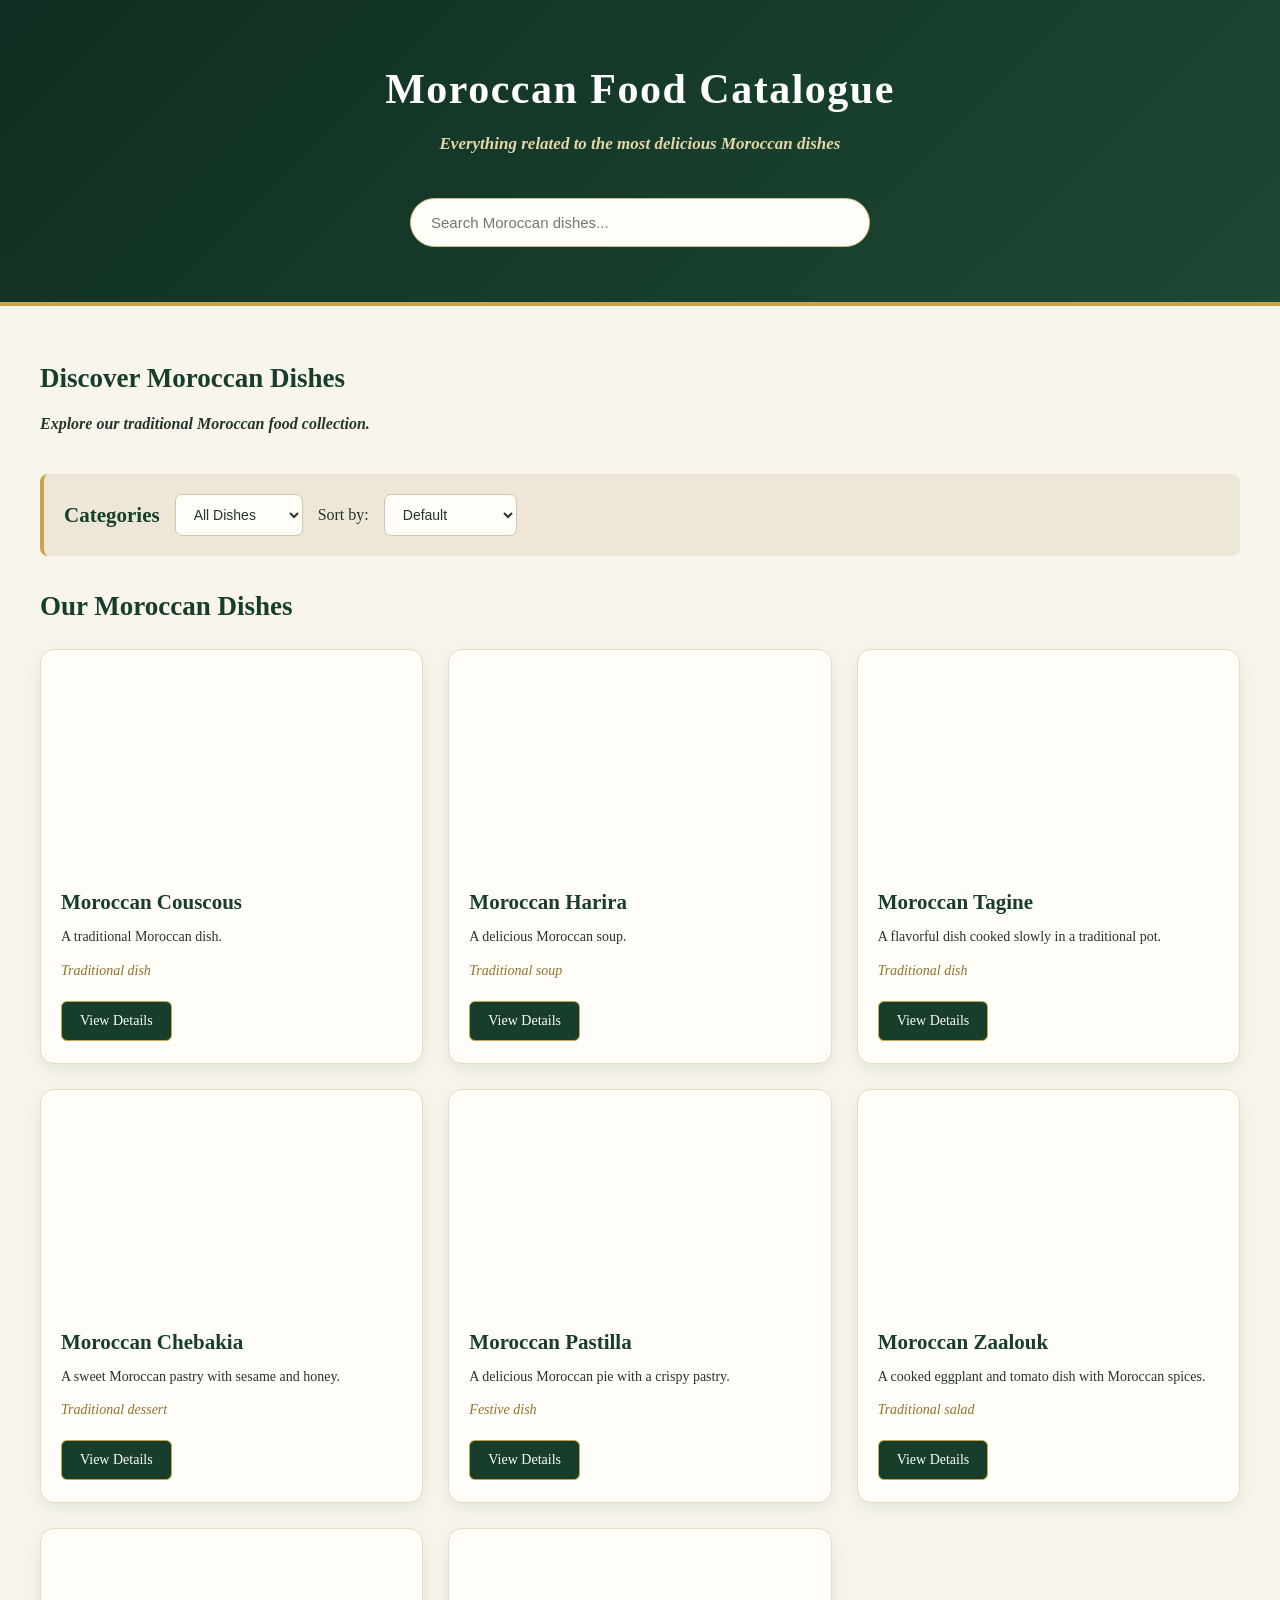
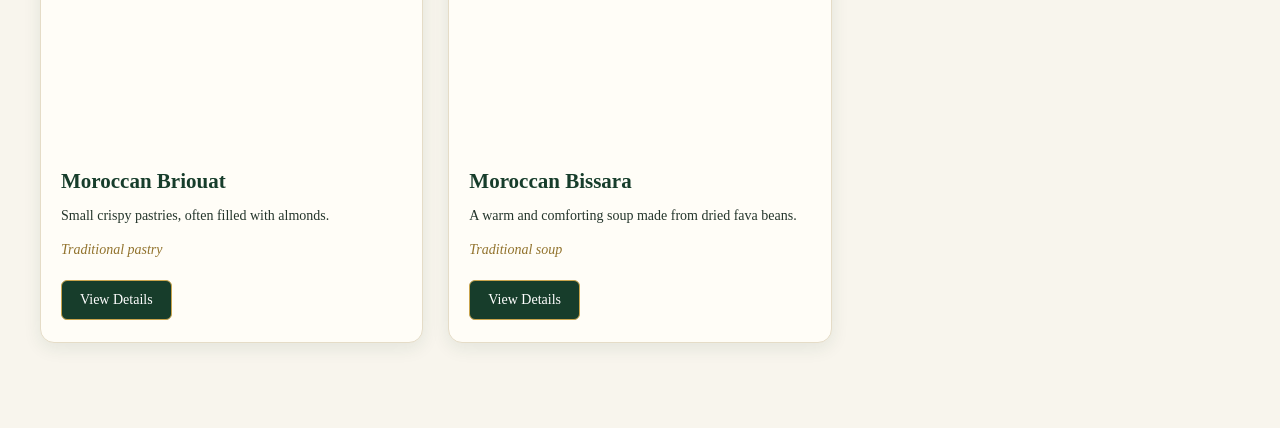
<file: index.html>
<!DOCTYPE html>
<html lang="en">
<head>
    <meta charset="UTF-8">
    <meta http-equiv="refresh" content="0; url=Moroccan_food_catalog/">
    <meta name="viewport" content="width=device-width, initial-scale=1.0">
    <title>Moroccan Food Catalog</title>
</head>
<body>
    <p>
        Redirecting to Moroccan Food Catalog...
        <a href="Moroccan_food_catalog/">Click here</a>
    </p>
</body>
</html>
</file>
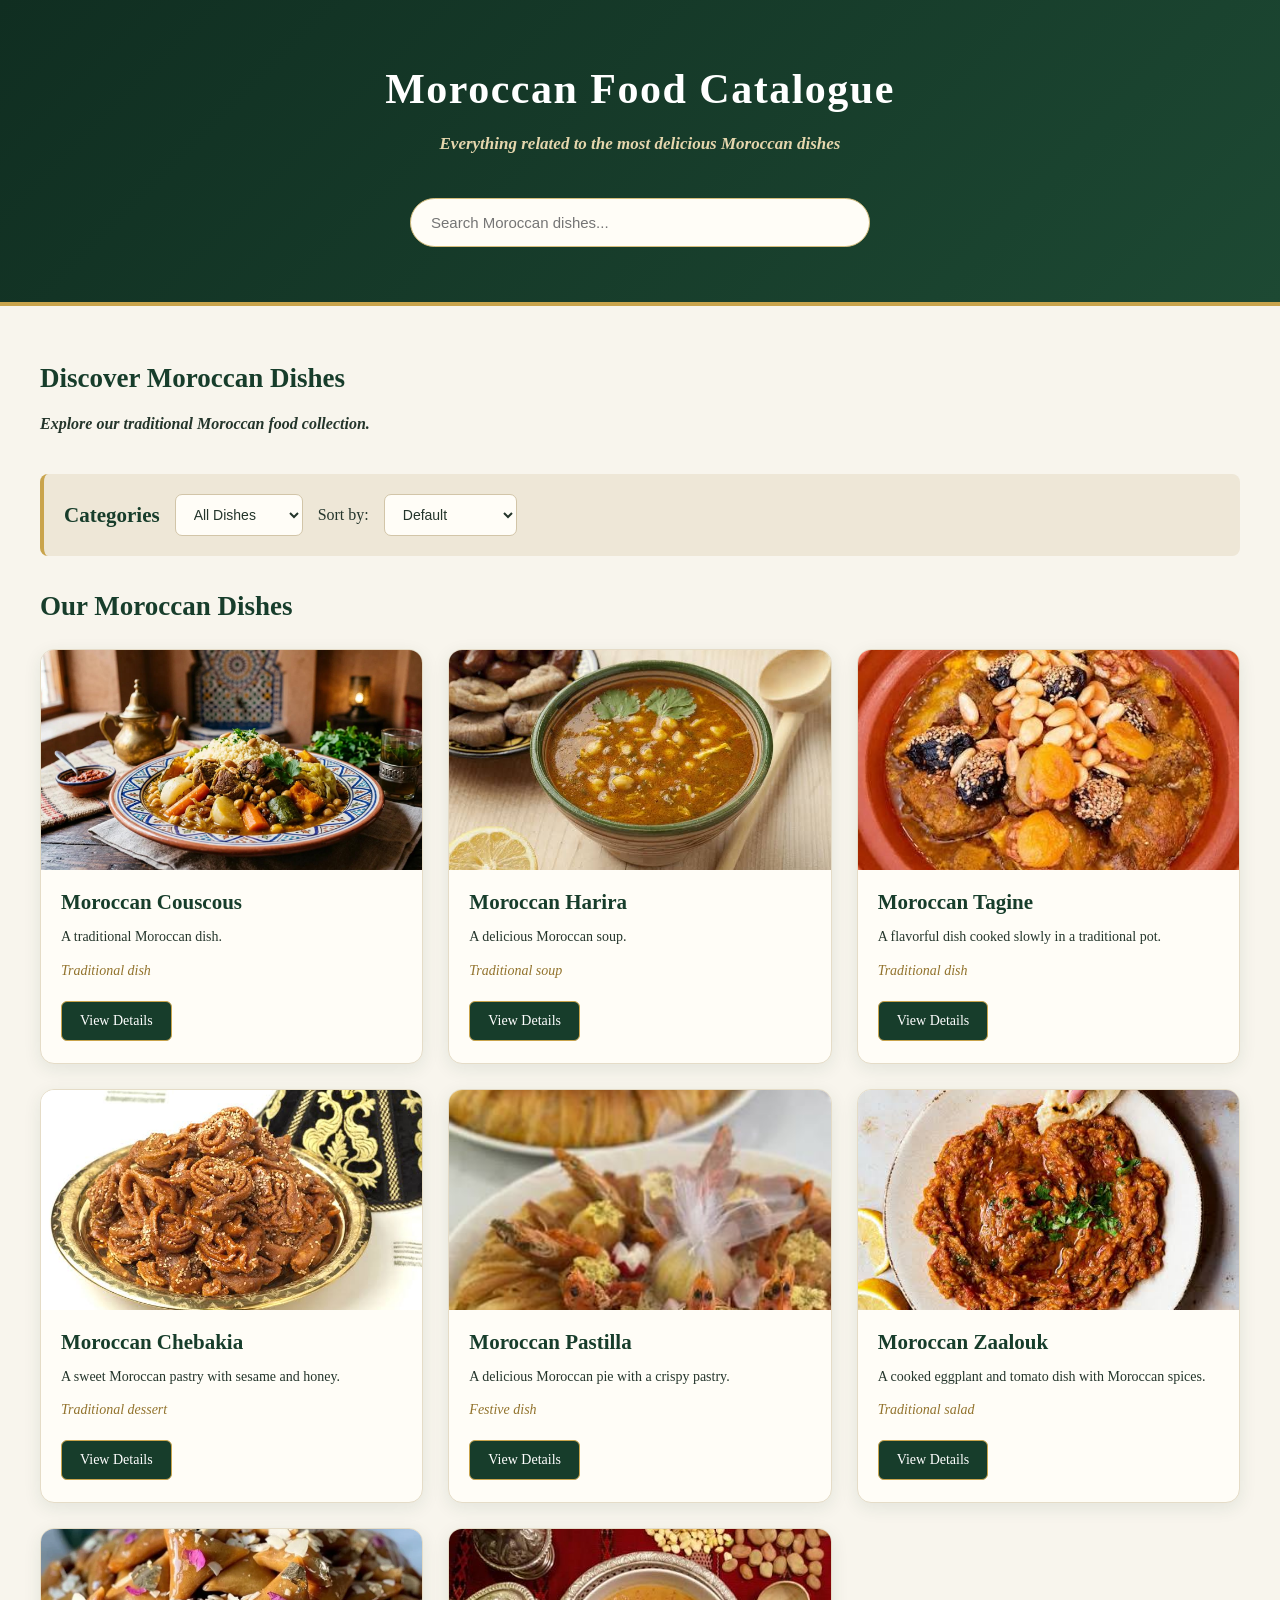
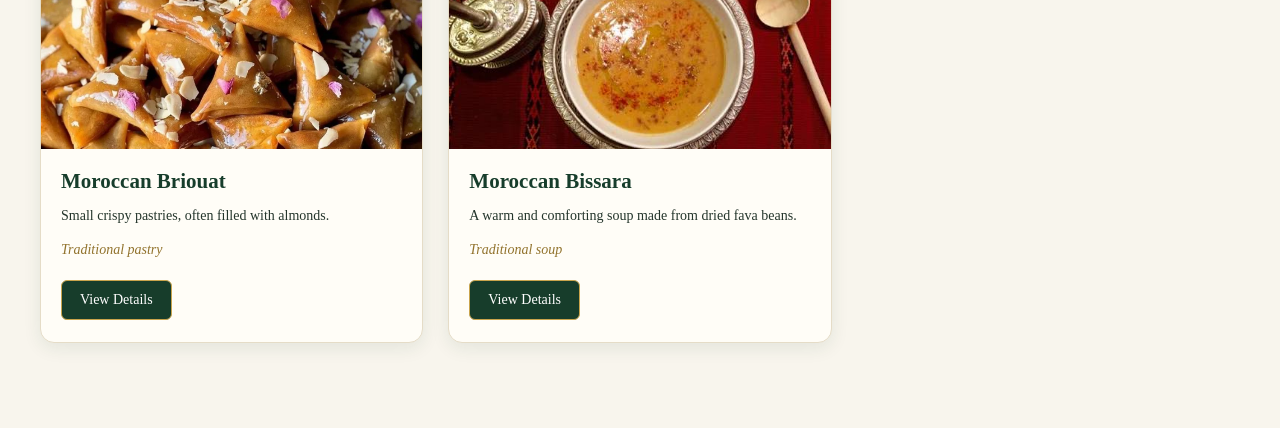
<file: Moroccan_food_catalog/index.html>
<!DOCTYPE html>
<html lang="en">
<head>
    <meta charset="UTF-8">
    <meta name="viewport" content="width=device-width, initial-scale=1.0">
    <title>Moroccan Food Catalogue</title>
    <link rel="stylesheet" href="style.css">
</head>

<body>

    <header>
        <h1>Moroccan Food Catalogue</h1>
        <p><em><b>Everything related to the most delicious Moroccan dishes</b></em></p>

        <input
            type="search"
            id="search-input"
            placeholder="Search Moroccan dishes..."
        >
    </header>

    <main>
        <section>
            <h2>Discover Moroccan Dishes</h2>
            <p><b><em>Explore our traditional Moroccan food collection.</em></b></p>
        </section>

        <section class="controls">
            <h2>Categories</h2>

            <select id="category-filter">
                <option value="all">All Dishes</option>
                <option value="main">Main Dishes</option>
                <option value="desserts">Desserts</option>
                <option value="soups">Soups</option>
            </select>
            <label for="sort-select">Sort by:</label>

          <select id="sort-select">
             <option value="default">Default</option>
             <option value="az">Name: A to Z</option>
              <option value="za">Name: Z to A</option>
          </select>
          </section>

        <section>
            <h2>Our Moroccan Dishes</h2>

            <div id="cards-grid"></div>

            <p id="empty-state" hidden>
                No dishes found. Try another search!
            </p>
        </section>
    </main>
    <dialog id="dish-dialog">
    <button id="close-dialog" type="button">Close ✖</button>
    <div id="dialog-content"></div>
    </dialog>

    <script src="data.js"></script>
    <script src="app.js"></script>

</body>
</html>
</file>
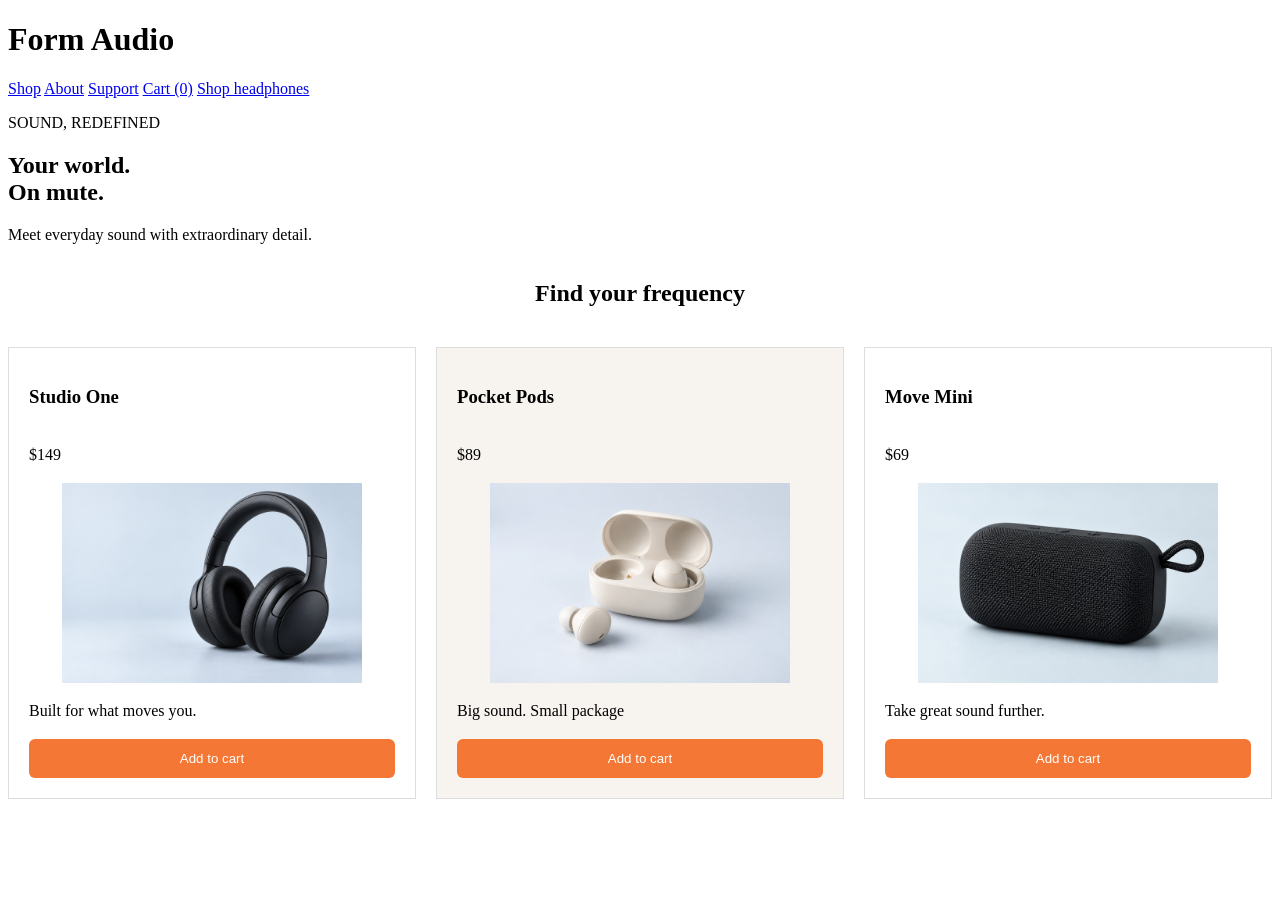
<file: Week2/Day4/From_Audio/index.html>
<!DOCTYPE html>
<html lang="en">
<head>
    <meta charset="UTF-8">
    <meta name="viewport" content="width=device-width, initial-scale=1.0">
    <title>form Audio</title>
    <link rel="stylesheet" href="style.css">
  
</head>
<body>
    <header>
        <h1>Form Audio</h1>
<nav>
    <a href="#product">Shop</a>
    <a href="#About">About</a>
    <a href="#Support">Support</a>
    <a href="#Cart (0)">Cart (0)</a>
    <a href="#product">Shop headphones</a>
</nav>
</header>
<section>
  <p>SOUND, REDEFINED</p>
<h2>
    Your world.<br>
    <span>On mute.</span>     
</h2>
  <p>Meet everyday sound with extraordinary detail.</p>
</section>
<section id="products">
    <h2>Find your frequency</h2>
    
    <div class="products-container">

    <article class="product-card">
       <h3>Studio One</h3>
       <p>$149</p>
       <img src="image/file_1788740401449_4.png"alt="Studio One headphones">
       <p>Built for what moves you.</p>
       <button>Add to cart</button>
    
    </article>
    <article class="product-card">
        <h3>Pocket Pods</h3>
        <p>$89</p>
        <img src="image/file_1788740435036_6.png" alt="Pocket Pods">
        <p>Big sound. Small package</p>
        <button>Add to cart</button>
    </article>
    <article class="product-card">
        <h3>Move Mini</h3>
        <p>$69</p>
        <img src="image/file_1788740416404_5.png" alt="Move Mini">
        <p>Take great sound further.</p>
        <button>Add to cart</button>
    </article>
    </div>
</section>
</body>
</html>
</file>
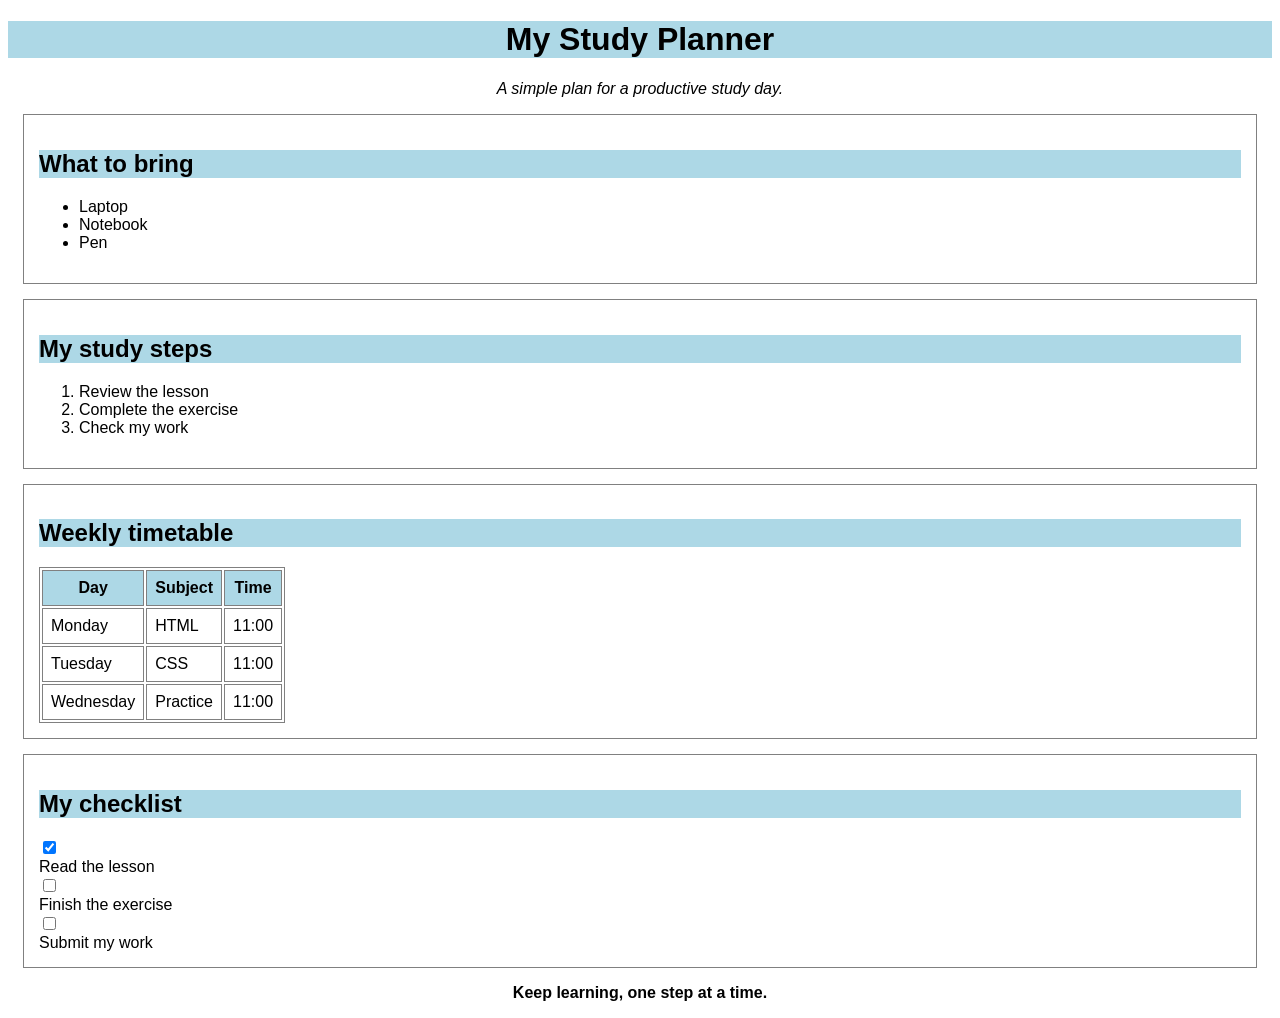
<file: Week2/Day4/My_study_planner/index.html>
<!DOCTYPE html>
<html lang="en">
<head>
    <meta charset="UTF-8">
    <meta name="viewport" content="width=device-width, initial-scale=1.0">
    <title>My Study Planner.</title>
    <link rel="stylesheet" href="style.css">
</head>
<body>
   <header>
    <h1>My Study Planner</h1>
    <p><em>A simple plan for a productive study day.</em></p>
  </header>
  <main>
  <section>
    <h2>What to bring</h2>
     <ul>
       <li>Laptop</li>
       <li>Notebook</li>
       <li>Pen</li> 
     </ul>
     </section>
     <section>
    <h2>My study steps</h2>
    <ol>
      <li>Review the lesson</li>
      <li>Complete the exercise</li>
        <li>Check my work</li>
     </ol>
    </section>
    
    <section>
    <h2>Weekly timetable</h2>
    <table>
     <tr>
           
        <th>Day</th>
        <th>Subject</th>
        <th>Time</th>

     </tr>
     <tr>

           <td>Monday</td>
           <td>HTML</td>
           <td>11:00</td>

     </tr>
     <tr>

           <td>Tuesday</td>
           <td>CSS</td>
           <td>11:00</td>

     </tr>
     <tr>

            <td>Wednesday</td>
            <td>Practice</td>
            <td>11:00</td>

     </tr>
    </table>
    </section>
    <section>
    <h2>My checklist</h2>
        <input type="checkbox" name="Read the lesson" id="read" checked> 
        <label for="read">Read the lesson</label>
        <input type="checkbox" name="Finish the exercise" id="finish">
        <label for="finish">Finish the exercise</label>
        <input type="checkbox" name="Submit my work" id="submit">
        <label for="submit">Submit my work</label>
    </section>
    </main>
        <footer><p><b>Keep learning, one step at a time.</b></p></footer>  
</body>

</html>
</file>
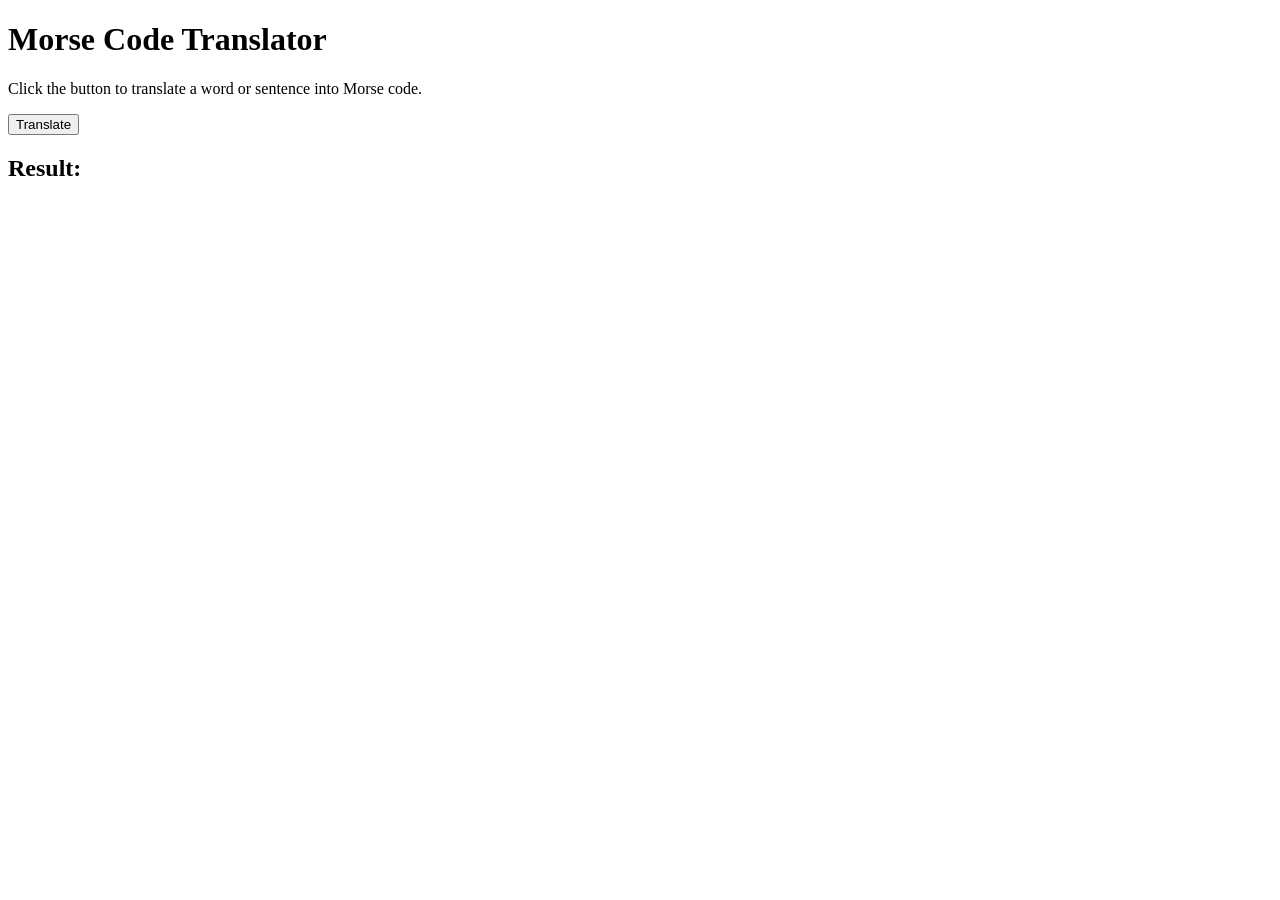
<file: Week3/Day5/DailyChallenge/dailychallenge2/index.html>
<!DOCTYPE html>
<html lang="en">
<head>
    <meta charset="UTF-8">
    <meta name="viewport" content="width=device-width, initial-scale=1.0">
    <title>Morse Code Translator</title>
</head>
<body>
    <h1>Morse Code Translator</h1>

    <p>Click the button to translate a word or sentence into Morse code.</p>

    <button id="translateBtn">Translate</button>

    <h2>Result:</h2>
    <pre id="output"></pre>

    <script src="daily.js"></script>
</body>
</html>
</file>
<file: Moroccan_food_catalog/style.css>
* {
    box-sizing: border-box;
}

body {
    font-family: Georgia, "Times New Roman", serif;
    background-color: #f8f5ed;
    color: #24352b;
    margin: 0;
}

header {
    background: linear-gradient(135deg, #102e21, #1d4933);
    color: #ffffff;
    text-align: center;
    padding: 65px 20px 55px;
    border-bottom: 4px solid #c9a44c;
}

header h1 {
    font-size: 42px;
    margin: 0 0 15px;
    letter-spacing: 1.5px;
}

header p {
    font-size: 17px;
    color: #e5d6ad;
    line-height: 1.7;
}

#search-input {
    width: 90%;
    max-width: 460px;
    padding: 15px 20px;
    margin-top: 22px;
    border: 1px solid #d5bd7b;
    border-radius: 30px;
    background-color: #fffdf7;
    color: #24352b;
    font-size: 15px;
    outline: none;
}

#search-input:focus {
    border-color: #c9a44c;
    box-shadow: 0 0 0 3px rgba(201, 164, 76, 0.2);
}

main {
    max-width: 1250px;
    margin: 0 auto;
    padding: 35px 25px;
}

main section {
    margin-bottom: 35px;
}

main h2 {
    color: #173d2b;
    font-size: 27px;
    margin-bottom: 12px;
}

main section > p {
    line-height: 1.8;
}

.controls {
    display: flex;
    align-items: center;
    gap: 15px;
    flex-wrap: wrap;
    padding: 20px;
    background-color: #eee7d7;
    border-left: 4px solid #c9a44c;
    border-radius: 8px;
}

.controls h2 {
    margin: 0;
    font-size: 21px;
}

select {
    padding: 11px 14px;
    border: 1px solid #d2c5a8;
    border-radius: 7px;
    background-color: #fffdf7;
    color: #24352b;
    font-size: 14px;
    cursor: pointer;
}
#cards-grid {
    display: grid;
    grid-template-columns: repeat(3, minmax(0, 1fr));
    gap: 25px;
    padding: 15px 0;
}

#cards-grid article {
    background-color: #fffdf7;
    border: 1px solid #e5dcc7;
    border-radius: 14px;
    overflow: hidden;
    padding: 0 0 22px;
    box-shadow: 0 5px 18px rgba(23, 61, 43, 0.09);
    transition: transform 0.3s ease, box-shadow 0.3s ease;
}

#cards-grid article:hover {
    transform: translateY(-6px);
    box-shadow: 0 12px 28px rgba(23, 61, 43, 0.16);
}

#cards-grid img {
    display: block;
    width: 100%;
    height: 220px;
    object-fit: cover;
}

#cards-grid h3 {
    color: #173d2b;
    font-size: 21px;
    margin: 20px 20px 10px;
}

#cards-grid p {
    margin: 10px 20px;
    line-height: 1.7;
    font-size: 14px;
}

#cards-grid p:last-of-type {
    color: #92732d;
    font-style: italic;
}

button {
    padding: 11px 18px;
    border-radius: 6px;
    cursor: pointer;
    font-family: inherit;
    font-size: 14px;
}

.details-button {
    display: block;
    margin: 18px 20px 0;
    background-color: #173d2b;
    color: #ffffff;
    border: 1px solid #c9a44c;
    transition: background-color 0.3s ease;
}

.details-button:hover {
    background-color: #c9a44c;
    color: #173d2b;
}

#empty-state {
    text-align: center;
    padding: 30px 15px;
    color: #725f3c;
    background-color: #eee7d7;
    border-radius: 10px;
}

#dish-dialog {
    width: 85%;
    max-width: 560px;
    border: 1px solid #c9a44c;
    border-radius: 16px;
    padding: 28px;
    text-align: center;
    background-color: #fffdf7;
    color: #24352b;
    box-shadow: 0 15px 50px rgba(0, 0, 0, 0.25);
}

#dish-dialog::backdrop {
    background-color: rgba(10, 30, 20, 0.75);
}

#dialog-content h2 {
    color: #173d2b;
    font-size: 27px;
}

#dialog-content p {
    line-height: 1.8;
}

#dialog-content img {
    max-width: 100%;
    height: auto;
    border-radius: 10px;
    border: 2px solid #e5dcc7;
}

#close-dialog {
    background-color: #173d2b;
    color: #ffffff;
    border: 1px solid #c9a44c;
}

#close-dialog:hover {
    background-color: #c9a44c;
    color: #173d2b;
}

@media (max-width: 900px) {
    #cards-grid {
        grid-template-columns: repeat(2, minmax(0, 1fr));
    }

    header h1 {
        font-size: 35px;
    }
}

@media (max-width: 600px) {
    header {
        padding: 45px 15px;
    }

    header h1 {
        font-size: 29px;
    }

    main {
        padding: 25px 15px;
    }

    main h2 {
        font-size: 23px;
    }

    #cards-grid {
        grid-template-columns: 1fr;
        gap: 20px;
    }

    #cards-grid img {
        height: 230px;
    }

    .controls {
        flex-direction: column;
        align-items: stretch;
    }

    .controls h2 {
        margin-bottom: 5px;
    }

    select {
        width: 100%;
    }

    #dish-dialog {
        width: 90%;
        padding: 20px;
    }
}
</file>
<file: Week2/Day4/From_Audio/style.css>
#products h2 {
    text-align: center;
}
#products {
    display: flex;
     flex-direction: column;
    gap: 20px;
}
.products-container {
    display: flex;
    gap: 20px;
    flex: 1;
    grid-column: 1 / -1;
}
.product-card img {
    width: 100%;
    height: 200px;
    object-fit: contain;
}
.product-card button {
    background-color: #f47735;
    color: white;
    border: none;
    padding: 12px 20px;
    cursor: pointer;
    border-radius: 6px;
}.product-card button:hover {
    background-color: #222222;
}
nav a:hover {
    color: #f47735;
}


.shop-button {
    display: inline-block;
    background-color: #f47735;
    color: white;
    text-decoration: none;
    padding: 12px 22px;
    border-radius: 6px;
    margin-top: 10px;
}

.shop-button:hover {
    background-color: #222222;
}


.product-card {
    display: flex;
    flex-direction: column;
    flex: 1;
    border: 1px solid #dddddd;
    padding: 20px;
}


.product-card:nth-child(2) {
    background-color: #f7f3ef;
}


.product-card > p {
    line-height: 1.5;
}


a[href="#products"] {
    scroll-behavior: smooth;
}
</file>
<file: Week2/Day4/My_study_planner/style.css>
body{
    font-family: Arial, sans-serif;
}
h1{
    text-align: center;
    background-color: lightblue;
}
p{
    text-align: center;
}
footer{
    text-align: center;
}
h2{
    background-color: lightblue;
}
section{
    border: 1px solid gray;
    padding: 15px;
    margin: 15px;
}
table, th, td{
    border: 1px solid gray;
}
th{
    background-color: lightblue;
}
th,td{
    padding: 8px;
}
label{
    display:block;
}
</file>
